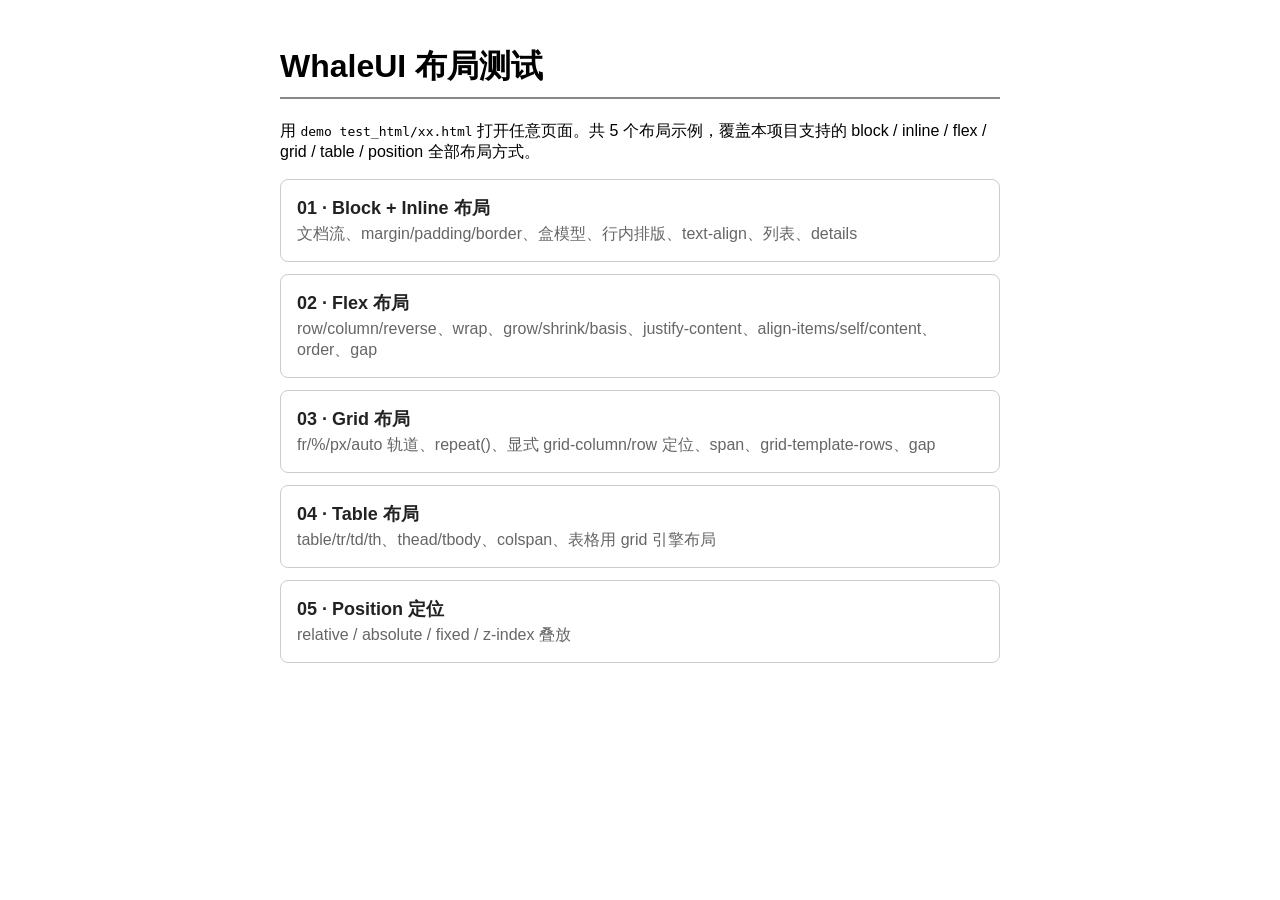
<file: test_html/index.html>
<!DOCTYPE html>
<html>
<head>
<meta charset="utf-8">
<title>WhaleUI 布局测试 - 总览</title>
<style>
  body { max-width: 720px; margin: 0 auto; padding: 24px; font-family: sans-serif; }
  h1 { border-bottom: 2px solid #888; padding-bottom: 8px; }
  .card {
    display: block;
    margin: 12px 0;
    padding: 16px;
    border: 1px solid #ccc;
    border-radius: 8px;
    text-decoration: none;
    color: #222;
  }
  .card:hover { background: #f0f4ff; }
  .card b { font-size: 18px; }
  .card span { display: block; margin-top: 4px; color: #666; }
</style>
</head>
<body>
<h1>WhaleUI 布局测试</h1>
<p>用 <code>demo test_html/xx.html</code> 打开任意页面。共 5 个布局示例，覆盖本项目支持的
block / inline / flex / grid / table / position 全部布局方式。</p>

<a class="card" href="01-block-inline.html">
  <b>01 · Block + Inline 布局</b>
  <span>文档流、margin/padding/border、盒模型、行内排版、text-align、列表、details</span>
</a>

<a class="card" href="02-flex.html">
  <b>02 · Flex 布局</b>
  <span>row/column/reverse、wrap、grow/shrink/basis、justify-content、align-items/self/content、order、gap</span>
</a>

<a class="card" href="03-grid.html">
  <b>03 · Grid 布局</b>
  <span>fr/%/px/auto 轨道、repeat()、显式 grid-column/row 定位、span、grid-template-rows、gap</span>
</a>

<a class="card" href="04-table.html">
  <b>04 · Table 布局</b>
  <span>table/tr/td/th、thead/tbody、colspan、表格用 grid 引擎布局</span>
</a>

<a class="card" href="05-position.html">
  <b>05 · Position 定位</b>
  <span>relative / absolute / fixed / z-index 叠放</span>
</a>

</body>
</html>
</file>
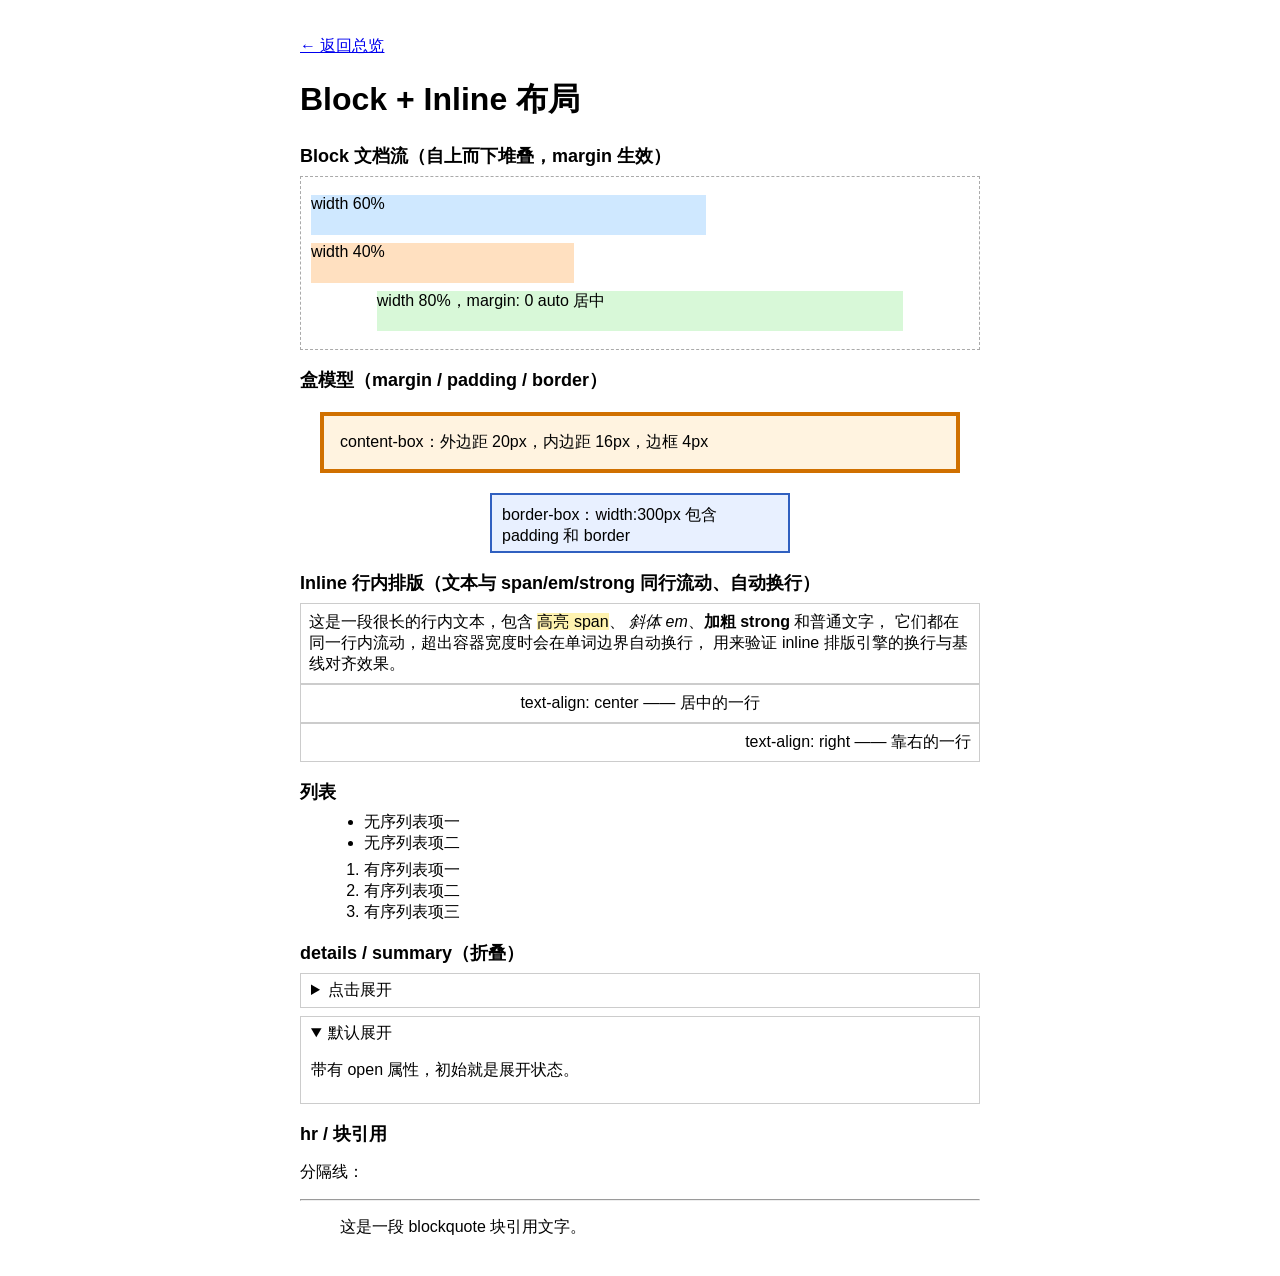
<file: test_html/01-block-inline.html>
<!DOCTYPE html>
<html>
<head>
<meta charset="utf-8">
<title>01 · Block + Inline 布局</title>
<style>
  body { max-width: 680px; margin: 0 auto; padding: 20px; font-family: sans-serif; }
  .sec { margin: 18px 0; }
  .sec h2 { margin: 0 0 8px; font-size: 18px; }

  /* --- block flow --- */
  .stack { border: 1px dashed #aaa; padding: 10px; }
  .box-a { width: 60%; height: 40px; margin: 8px 0; background: #cfe8ff; }
  .box-b { width: 40%; height: 40px; margin: 8px 0; background: #ffe0c0; }
  .box-c { width: 80%; height: 40px; margin: 8px auto; background: #d8f8d8; } /* 居中 */

  /* --- box model --- */
  .bm {
    margin: 20px;
    padding: 16px;
    border: 4px solid #d07000;
    background: #fff3e0;
  }
  .bm2 {
    box-sizing: border-box;
    width: 300px;
    height: 60px;
    margin: 12px auto;
    padding: 10px;
    border: 2px solid #3060c0;
    background: #e8f0ff;
  }

  /* --- inline --- */
  .line { border: 1px solid #ccc; padding: 8px; }
  .ta-center { text-align: center; }
  .ta-right { text-align: right; }
  .em { font-style: italic; }
  .hl { background: #fff3b0; }

  /* --- lists / details --- */
  ul, ol { margin: 6px 0 6px 24px; }
  details { margin: 8px 0; border: 1px solid #ccc; padding: 6px 10px; }
</style>
</head>
<body>
<p><a href="index.html">← 返回总览</a></p>
<h1>Block + Inline 布局</h1>

<div class="sec">
  <h2>Block 文档流（自上而下堆叠，margin 生效）</h2>
  <div class="stack">
    <div class="box-a">width 60%</div>
    <div class="box-b">width 40%</div>
    <div class="box-c">width 80%，margin: 0 auto 居中</div>
  </div>
</div>

<div class="sec">
  <h2>盒模型（margin / padding / border）</h2>
  <div class="bm">content-box：外边距 20px，内边距 16px，边框 4px</div>
  <div class="bm2">border-box：width:300px 包含 padding 和 border</div>
</div>

<div class="sec">
  <h2>Inline 行内排版（文本与 span/em/strong 同行流动、自动换行）</h2>
  <div class="line">
    这是一段很长的行内文本，包含 <span class="hl">高亮 span</span>、
    <em class="em">斜体 em</em>、<strong>加粗 strong</strong> 和普通文字，
    它们都在同一行内流动，超出容器宽度时会在单词边界自动换行，
    用来验证 inline 排版引擎的换行与基线对齐效果。
  </div>
  <div class="line ta-center">text-align: center —— 居中的一行</div>
  <div class="line ta-right">text-align: right —— 靠右的一行</div>
</div>

<div class="sec">
  <h2>列表</h2>
  <ul>
    <li>无序列表项一</li>
    <li>无序列表项二</li>
  </ul>
  <ol>
    <li>有序列表项一</li>
    <li>有序列表项二</li>
    <li>有序列表项三</li>
  </ol>
</div>

<div class="sec">
  <h2>details / summary（折叠）</h2>
  <details>
    <summary>点击展开</summary>
    <p>这里是折叠后隐藏的内容，验证 details/summary 的交互。</p>
  </details>
  <details open>
    <summary>默认展开</summary>
    <p>带有 open 属性，初始就是展开状态。</p>
  </details>
</div>

<div class="sec">
  <h2>hr / 块引用</h2>
  <p>分隔线：</p>
  <hr>
  <blockquote>这是一段 blockquote 块引用文字。</blockquote>
</div>

</body>
</html>
</file>
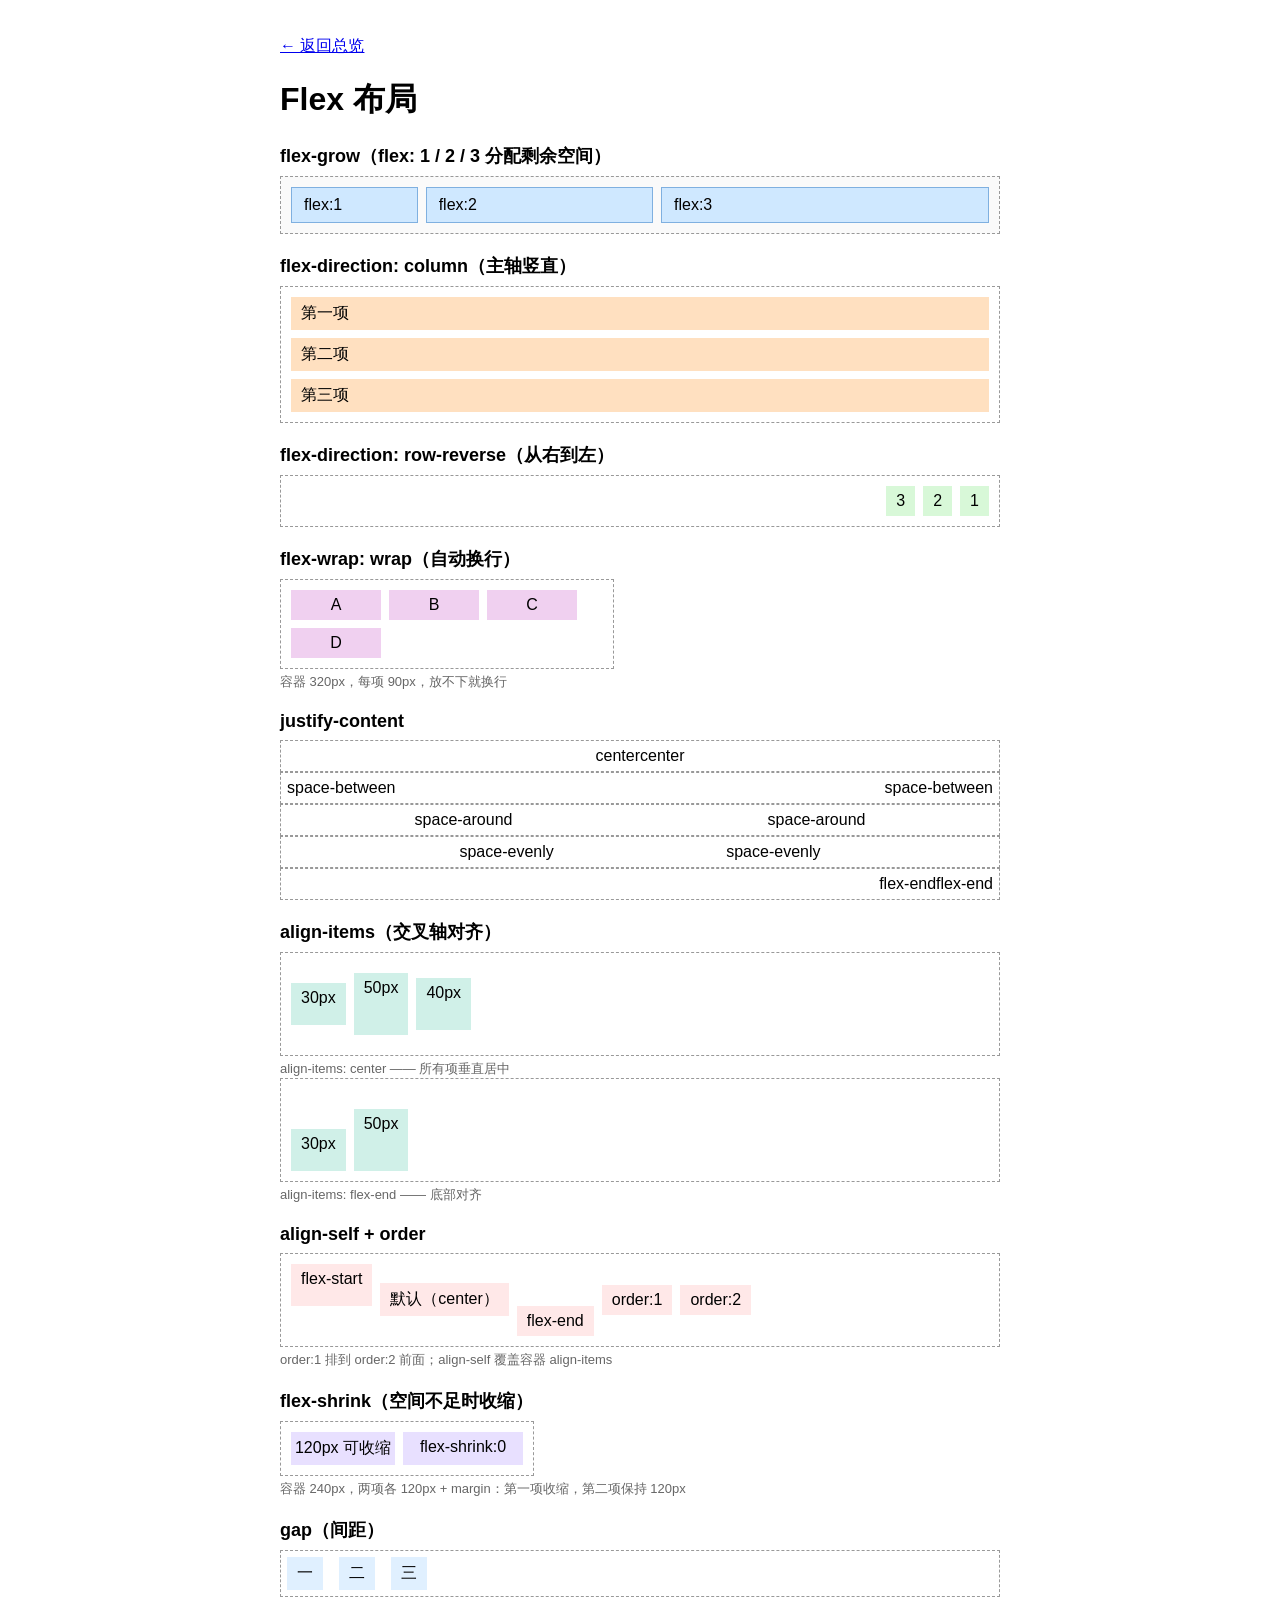
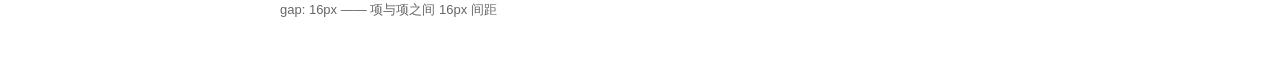
<file: test_html/02-flex.html>
<!DOCTYPE html>
<html>
<head>
<meta charset="utf-8">
<title>02 · Flex 布局</title>
<style>
  body { max-width: 720px; margin: 0 auto; padding: 20px; font-family: sans-serif; }
  .sec { margin: 20px 0; }
  .sec h2 { margin: 0 0 8px; font-size: 18px; }
  .bar { display: flex; border: 1px dashed #999; padding: 6px; background: #fafafa; }
  .bar > div { margin: 4px; padding: 8px 12px; background: #cfe8ff; border: 1px solid #7fb0e0; }
  .tag { font-size: 13px; color: #666; margin-top: 4px; }

  /* grow */
  .g1 { flex: 1; }
  .g2 { flex: 2; }
  .g3 { flex: 3; }

  /* column / reverse */
  .col { display: flex; flex-direction: column; border: 1px dashed #999; padding: 6px; }
  .col > div { margin: 4px; padding: 6px 10px; background: #ffe0c0; }
  .rev { display: flex; flex-direction: row-reverse; border: 1px dashed #999; padding: 6px; }
  .rev > div { margin: 4px; padding: 6px 10px; background: #d8f8d8; }

  /* wrap */
  .wrap { display: flex; flex-wrap: wrap; width: 320px; border: 1px dashed #999; padding: 6px; }
  .wrap > div { width: 90px; margin: 4px; padding: 6px 0; text-align: center; background: #f0d0f0; }

  /* justify */
  .jcenter { display: flex; justify-content: center; border: 1px dashed #999; padding: 6px; }
  .jbetween { display: flex; justify-content: space-between; border: 1px dashed #999; padding: 6px; }
  .jaround { display: flex; justify-content: space-around; border: 1px dashed #999; padding: 6px; }
  .jevenly { display: flex; justify-content: space-evenly; border: 1px dashed #999; padding: 6px; }
  .jend { display: flex; justify-content: flex-end; border: 1px dashed #999; padding: 6px; }

  /* align */
  .acenter { display: flex; align-items: center; height: 90px; border: 1px dashed #999; padding: 6px; }
  .aend { display: flex; align-items: flex-end; height: 90px; border: 1px dashed #999; padding: 6px; }
  .acenter > div, .aend > div { margin: 4px; padding: 6px 10px; background: #d0f0e8; }

  /* align-self + order */
  .self { display: flex; align-items: center; height: 80px; border: 1px dashed #999; padding: 6px; }
  .self > div { margin: 4px; padding: 6px 10px; background: #ffe8e8; }
  .self > .s-end { align-self: flex-end; }
  .self > .s-start { align-self: flex-start; height: 30px; }
  .o1 { order: 1; }
  .o2 { order: 2; }

  /* shrink */
  .shrink { display: flex; width: 240px; border: 1px dashed #999; padding: 6px; }
  .shrink > div { width: 120px; margin: 4px; padding: 6px 0; text-align: center; background: #e8e0ff; }
  .shrink > .no-shrink { flex-shrink: 0; }

  /* gap */
  .gap { display: flex; gap: 16px; border: 1px dashed #999; padding: 6px; }
  .gap > div { padding: 6px 10px; background: #e0f0ff; }
</style>
</head>
<body>
<p><a href="index.html">← 返回总览</a></p>
<h1>Flex 布局</h1>

<div class="sec">
  <h2>flex-grow（flex: 1 / 2 / 3 分配剩余空间）</h2>
  <div class="bar">
    <div class="g1">flex:1</div>
    <div class="g2">flex:2</div>
    <div class="g3">flex:3</div>
  </div>
</div>

<div class="sec">
  <h2>flex-direction: column（主轴竖直）</h2>
  <div class="col">
    <div>第一项</div>
    <div>第二项</div>
    <div>第三项</div>
  </div>
</div>

<div class="sec">
  <h2>flex-direction: row-reverse（从右到左）</h2>
  <div class="rev">
    <div>1</div>
    <div>2</div>
    <div>3</div>
  </div>
</div>

<div class="sec">
  <h2>flex-wrap: wrap（自动换行）</h2>
  <div class="wrap">
    <div>A</div><div>B</div><div>C</div><div>D</div>
  </div>
  <div class="tag">容器 320px，每项 90px，放不下就换行</div>
</div>

<div class="sec">
  <h2>justify-content</h2>
  <div class="jcenter"><div>center</div><div>center</div></div>
  <div class="jbetween"><div>space-between</div><div>space-between</div></div>
  <div class="jaround"><div>space-around</div><div>space-around</div></div>
  <div class="jevenly"><div>space-evenly</div><div>space-evenly</div></div>
  <div class="jend"><div>flex-end</div><div>flex-end</div></div>
</div>

<div class="sec">
  <h2>align-items（交叉轴对齐）</h2>
  <div class="acenter">
    <div style="height:30px;">30px</div><div style="height:50px;">50px</div><div style="height:40px;">40px</div>
  </div>
  <div class="tag">align-items: center —— 所有项垂直居中</div>
  <div class="aend">
    <div style="height:30px;">30px</div><div style="height:50px;">50px</div>
  </div>
  <div class="tag">align-items: flex-end —— 底部对齐</div>
</div>

<div class="sec">
  <h2>align-self + order</h2>
  <div class="self">
    <div class="s-start">flex-start</div>
    <div>默认（center）</div>
    <div class="s-end">flex-end</div>
    <div class="o2">order:2</div>
    <div class="o1">order:1</div>
  </div>
  <div class="tag">order:1 排到 order:2 前面；align-self 覆盖容器 align-items</div>
</div>

<div class="sec">
  <h2>flex-shrink（空间不足时收缩）</h2>
  <div class="shrink">
    <div>120px 可收缩</div>
    <div class="no-shrink">flex-shrink:0</div>
  </div>
  <div class="tag">容器 240px，两项各 120px + margin：第一项收缩，第二项保持 120px</div>
</div>

<div class="sec">
  <h2>gap（间距）</h2>
  <div class="gap">
    <div>一</div><div>二</div><div>三</div>
  </div>
  <div class="tag">gap: 16px —— 项与项之间 16px 间距</div>
</div>

</body>
</html>
</file>
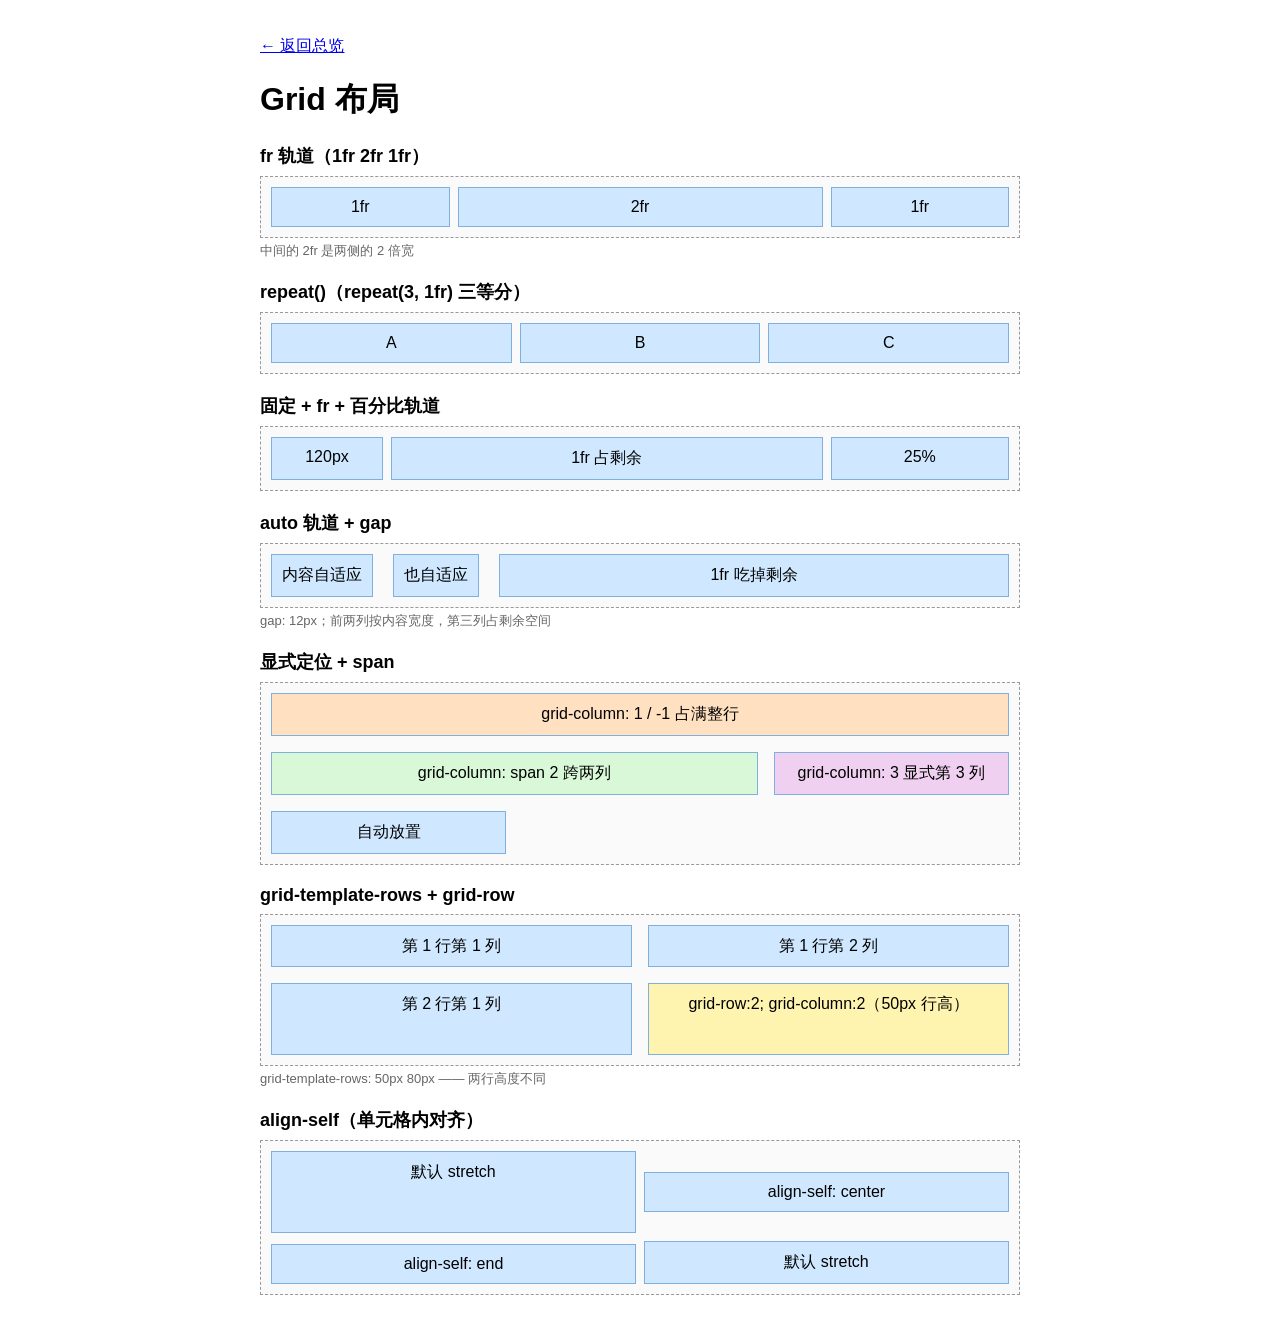
<file: test_html/03-grid.html>
<!DOCTYPE html>
<html>
<head>
<meta charset="utf-8">
<title>03 · Grid 布局</title>
<style>
  body { max-width: 760px; margin: 0 auto; padding: 20px; font-family: sans-serif; }
  .sec { margin: 20px 0; }
  .sec h2 { margin: 0 0 8px; font-size: 18px; }
  .tag { font-size: 13px; color: #666; margin-top: 4px; }
  .grid { display: grid; border: 1px dashed #999; padding: 6px; background: #fafafa; }
  .grid > div { margin: 4px; padding: 10px; background: #cfe8ff; border: 1px solid #7fb0e0; text-align: center; }

  /* fr + repeat */
  .g-fr { grid-template-columns: 1fr 2fr 1fr; }
  .g-repeat { grid-template-columns: repeat(3, 1fr); }

  /* fixed + percent */
  .g-fixed { grid-template-columns: 120px 1fr 25%; }

  /* auto track + gap */
  .g-auto { grid-template-columns: auto auto 1fr; gap: 12px; }

  /* explicit placement + span */
  .g-span { grid-template-columns: repeat(3, 1fr); gap: 8px; }
  .g-span .full { grid-column: 1 / -1; background: #ffe0c0; }
  .g-span .wide { grid-column: span 2; background: #d8f8d8; }
  .g-span .right { grid-column: 3; background: #f0d0f0; }

  /* rows + placement */
  .g-rows { grid-template-columns: 1fr 1fr; grid-template-rows: 50px 80px; gap: 8px; }
  .g-rows .r2 { grid-row: 2; grid-column: 2; background: #fff3b0; }

  /* align-items */
  .g-align { grid-template-columns: 1fr 1fr; grid-template-rows: 90px; }
  .g-align .c { align-self: center; }
  .g-align .e { align-self: end; }
</style>
</head>
<body>
<p><a href="index.html">← 返回总览</a></p>
<h1>Grid 布局</h1>

<div class="sec">
  <h2>fr 轨道（1fr 2fr 1fr）</h2>
  <div class="grid g-fr">
    <div>1fr</div><div>2fr</div><div>1fr</div>
  </div>
  <div class="tag">中间的 2fr 是两侧的 2 倍宽</div>
</div>

<div class="sec">
  <h2>repeat()（repeat(3, 1fr) 三等分）</h2>
  <div class="grid g-repeat">
    <div>A</div><div>B</div><div>C</div>
  </div>
</div>

<div class="sec">
  <h2>固定 + fr + 百分比轨道</h2>
  <div class="grid g-fixed">
    <div>120px</div><div>1fr 占剩余</div><div>25%</div>
  </div>
</div>

<div class="sec">
  <h2>auto 轨道 + gap</h2>
  <div class="grid g-auto">
    <div>内容自适应</div><div>也自适应</div><div>1fr 吃掉剩余</div>
  </div>
  <div class="tag">gap: 12px；前两列按内容宽度，第三列占剩余空间</div>
</div>

<div class="sec">
  <h2>显式定位 + span</h2>
  <div class="grid g-span">
    <div class="full">grid-column: 1 / -1 占满整行</div>
    <div class="wide">grid-column: span 2 跨两列</div>
    <div class="right">grid-column: 3 显式第 3 列</div>
    <div>自动放置</div>
  </div>
</div>

<div class="sec">
  <h2>grid-template-rows + grid-row</h2>
  <div class="grid g-rows">
    <div>第 1 行第 1 列</div>
    <div>第 1 行第 2 列</div>
    <div>第 2 行第 1 列</div>
    <div class="r2">grid-row:2; grid-column:2（50px 行高）</div>
  </div>
  <div class="tag">grid-template-rows: 50px 80px —— 两行高度不同</div>
</div>

<div class="sec">
  <h2>align-self（单元格内对齐）</h2>
  <div class="grid g-align">
    <div>默认 stretch</div>
    <div class="c">align-self: center</div>
    <div class="e">align-self: end</div>
    <div>默认 stretch</div>
  </div>
</div>

</body>
</html>
</file>
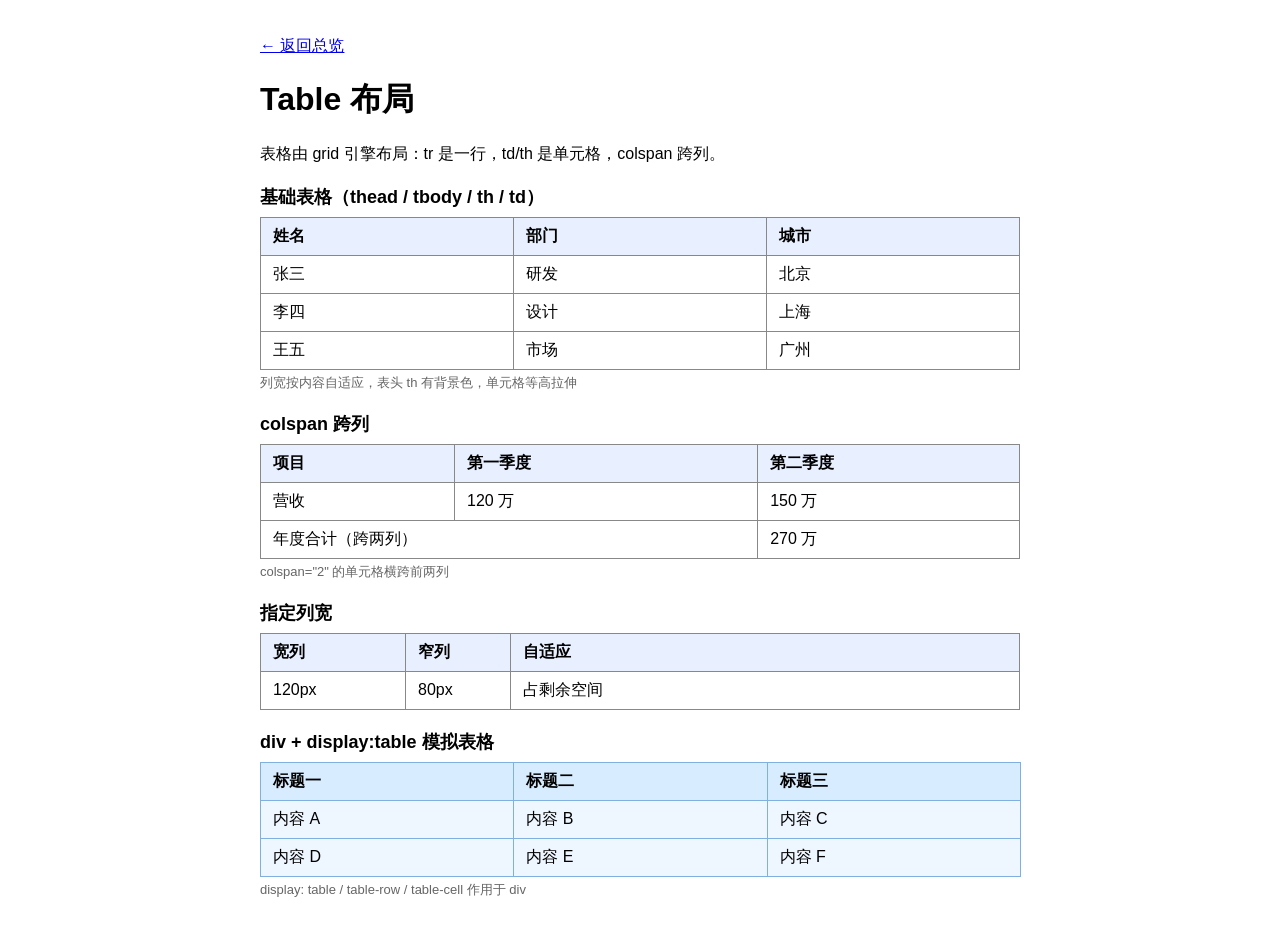
<file: test_html/04-table.html>
<!DOCTYPE html>
<html>
<head>
<meta charset="utf-8">
<title>04 · Table 布局</title>
<style>
  body { max-width: 760px; margin: 0 auto; padding: 20px; font-family: sans-serif; }
  .sec { margin: 20px 0; }
  .sec h2 { margin: 0 0 8px; font-size: 18px; }
  .tag { font-size: 13px; color: #666; margin-top: 4px; }

  table { width: 100%; border-collapse: collapse; }
  th, td { border: 1px solid #888; padding: 8px 12px; text-align: left; }
  th { background: #e8f0ff; }
  thead tr { background: #dde8ff; }

  .t2 { border-collapse: separate; border-spacing: 0; }
  .t2 th, .t2 td { border: 1px solid #b0b0b0; }

  /* display:table 的 div 网格（div 配 table/table-row/table-cell） */
  .divtable { display: table; width: 100%; border-collapse: collapse; }
  .divrow { display: table-row; }
  .divrow > div { display: table-cell; border: 1px solid #7fb0e0; padding: 8px 12px; background: #eef6ff; }
  .divrow:first-child > div { background: #d8ecff; font-weight: bold; }
</style>
</head>
<body>
<p><a href="index.html">← 返回总览</a></p>
<h1>Table 布局</h1>
<p>表格由 grid 引擎布局：tr 是一行，td/th 是单元格，colspan 跨列。</p>

<div class="sec">
  <h2>基础表格（thead / tbody / th / td）</h2>
  <table>
    <thead>
      <tr>
        <th>姓名</th>
        <th>部门</th>
        <th>城市</th>
      </tr>
    </thead>
    <tbody>
      <tr>
        <td>张三</td>
        <td>研发</td>
        <td>北京</td>
      </tr>
      <tr>
        <td>李四</td>
        <td>设计</td>
        <td>上海</td>
      </tr>
      <tr>
        <td>王五</td>
        <td>市场</td>
        <td>广州</td>
      </tr>
    </tbody>
  </table>
  <div class="tag">列宽按内容自适应，表头 th 有背景色，单元格等高拉伸</div>
</div>

<div class="sec">
  <h2>colspan 跨列</h2>
  <table>
    <tr>
      <th>项目</th>
      <th>第一季度</th>
      <th>第二季度</th>
    </tr>
    <tr>
      <td>营收</td>
      <td>120 万</td>
      <td>150 万</td>
    </tr>
    <tr>
      <td colspan="2">年度合计（跨两列）</td>
      <td>270 万</td>
    </tr>
  </table>
  <div class="tag">colspan="2" 的单元格横跨前两列</div>
</div>

<div class="sec">
  <h2>指定列宽</h2>
  <table>
    <colgroup></colgroup>
    <tr>
      <th style="width:120px;">宽列</th>
      <th style="width:80px;">窄列</th>
      <th>自适应</th>
    </tr>
    <tr>
      <td>120px</td>
      <td>80px</td>
      <td>占剩余空间</td>
    </tr>
  </table>
</div>

<div class="sec">
  <h2>div + display:table 模拟表格</h2>
  <div class="divtable">
    <div class="divrow">
      <div>标题一</div>
      <div>标题二</div>
      <div>标题三</div>
    </div>
    <div class="divrow">
      <div>内容 A</div>
      <div>内容 B</div>
      <div>内容 C</div>
    </div>
    <div class="divrow">
      <div>内容 D</div>
      <div>内容 E</div>
      <div>内容 F</div>
    </div>
  </div>
  <div class="tag">display: table / table-row / table-cell 作用于 div</div>
</div>

</body>
</html>
</file>
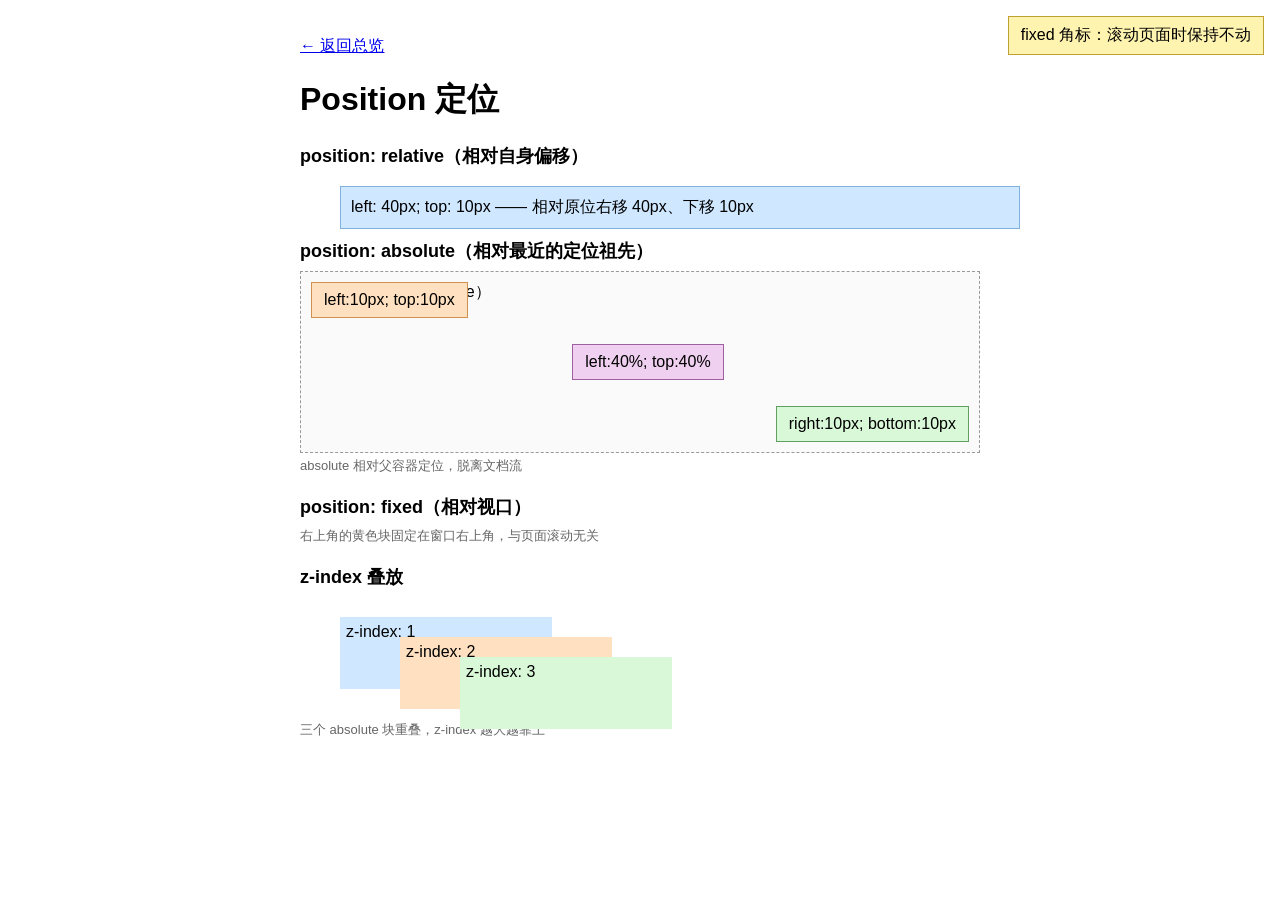
<file: test_html/05-position.html>
<!DOCTYPE html>
<html>
<head>
<meta charset="utf-8">
<title>05 · Position 定位</title>
<style>
  body { max-width: 680px; margin: 0 auto; padding: 20px; font-family: sans-serif; }
  .sec { margin: 20px 0; }
  .sec h2 { margin: 0 0 8px; font-size: 18px; }
  .tag { font-size: 13px; color: #666; margin-top: 4px; }

  /* relative */
  .rel { position: relative; left: 40px; top: 10px; background: #cfe8ff; border: 1px solid #7fb0e0; padding: 10px; }

  /* absolute inside a positioned parent */
  .parent { position: relative; height: 160px; border: 1px dashed #999; padding: 10px; background: #fafafa; }
  .abs-tl { position: absolute; left: 10px; top: 10px; background: #ffe0c0; padding: 8px 12px; border: 1px solid #d09050; }
  .abs-br { position: absolute; right: 10px; bottom: 10px; background: #d8f8d8; padding: 8px 12px; border: 1px solid #60a060; }
  .abs-center { position: absolute; left: 40%; top: 40%; background: #f0d0f0; padding: 8px 12px; border: 1px solid #a060a0; }

  /* fixed */
  .fix { position: fixed; right: 16px; top: 16px; background: #fff3b0; padding: 8px 12px; border: 1px solid #c0a030; z-index: 10; }

  /* z-index stacking */
  .stack { position: relative; height: 120px; }
  .z1 { position: absolute; left: 40px; top: 20px; width: 200px; height: 60px; background: #cfe8ff; z-index: 1; padding: 6px; }
  .z2 { position: absolute; left: 100px; top: 40px; width: 200px; height: 60px; background: #ffe0c0; z-index: 2; padding: 6px; }
  .z3 { position: absolute; left: 160px; top: 60px; width: 200px; height: 60px; background: #d8f8d8; z-index: 3; padding: 6px; }
</style>
</head>
<body>
<p><a href="index.html">← 返回总览</a></p>
<h1>Position 定位</h1>

<div class="sec">
  <h2>position: relative（相对自身偏移）</h2>
  <div class="rel">left: 40px; top: 10px —— 相对原位右移 40px、下移 10px</div>
</div>

<div class="sec">
  <h2>position: absolute（相对最近的定位祖先）</h2>
  <div class="parent">
    容器（position: relative）
    <div class="abs-tl">left:10px; top:10px</div>
    <div class="abs-br">right:10px; bottom:10px</div>
    <div class="abs-center">left:40%; top:40%</div>
  </div>
  <div class="tag">absolute 相对父容器定位，脱离文档流</div>
</div>

<div class="sec">
  <h2>position: fixed（相对视口）</h2>
  <div class="fix">fixed 角标：滚动页面时保持不动</div>
  <div class="tag">右上角的黄色块固定在窗口右上角，与页面滚动无关</div>
</div>

<div class="sec">
  <h2>z-index 叠放</h2>
  <div class="stack">
    <div class="z1">z-index: 1</div>
    <div class="z2">z-index: 2</div>
    <div class="z3">z-index: 3</div>
  </div>
  <div class="tag">三个 absolute 块重叠，z-index 越大越靠上</div>
</div>

</body>
</html>
</file>
